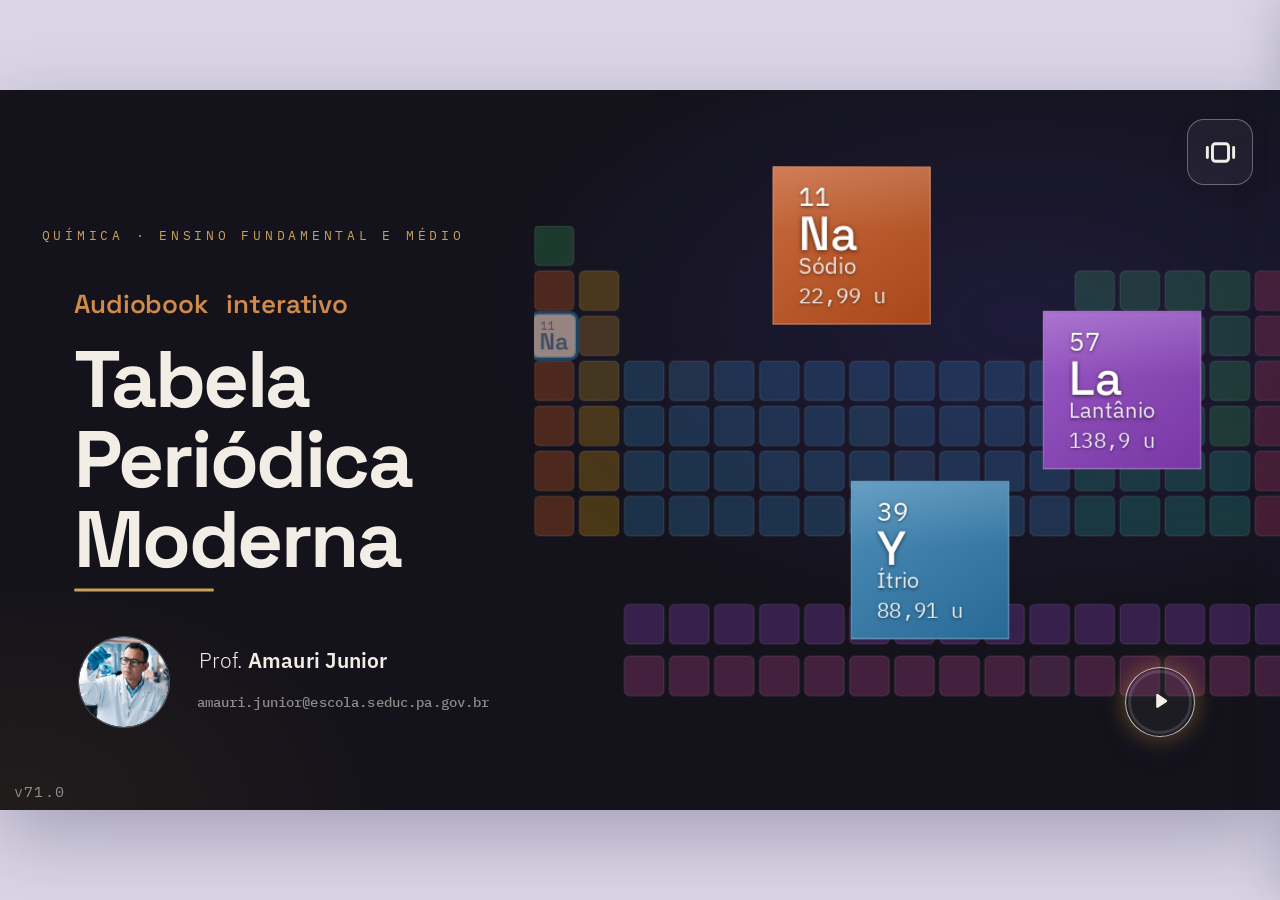
<file: index.html>
<!DOCTYPE html>
<html lang="pt-BR">
<head>
<meta charset="UTF-8">
<meta name="viewport" content="width=device-width, initial-scale=1">
<title>Audiobook interativo da Tabela Periódica Moderna</title>
<!-- O app mora em tabela-periodica.html. Esta página existe só para
     que o endereço curto abra direto nele — e para que o app se possa
     instalar também a partir daqui: o manifesto está nesta página, e
     ele manda abrir o arquivo do lado. -->
<link rel="manifest" href="manifest.webmanifest">
<!-- os ícones levam ?v=2: o endereço novo é o que faz o aparelho trocar o
     ícone que guardou do app instalado -->
<link rel="icon" type="image/png" sizes="32x32" href="icones/app-32.png?v=2">
<link rel="icon" type="image/png" sizes="192x192" href="icones/app-192.png?v=2">
<link rel="apple-touch-icon" sizes="180x180" href="icones/app-180.png?v=2">
<meta name="theme-color" content="#EDEAF2">
<meta name="apple-mobile-web-app-title" content="Tabela Interativa">
<meta name="application-name" content="Tabela Interativa">
<meta http-equiv="refresh" content="0; url=tabela-periodica.html">
<link rel="canonical" href="tabela-periodica.html">
</head>
<body style="font:15px system-ui;padding:40px">
<p>Abrindo… <a href="tabela-periodica.html">Audiobook interativo da Tabela Periódica Moderna</a></p>
</body>
</html>
</file>
